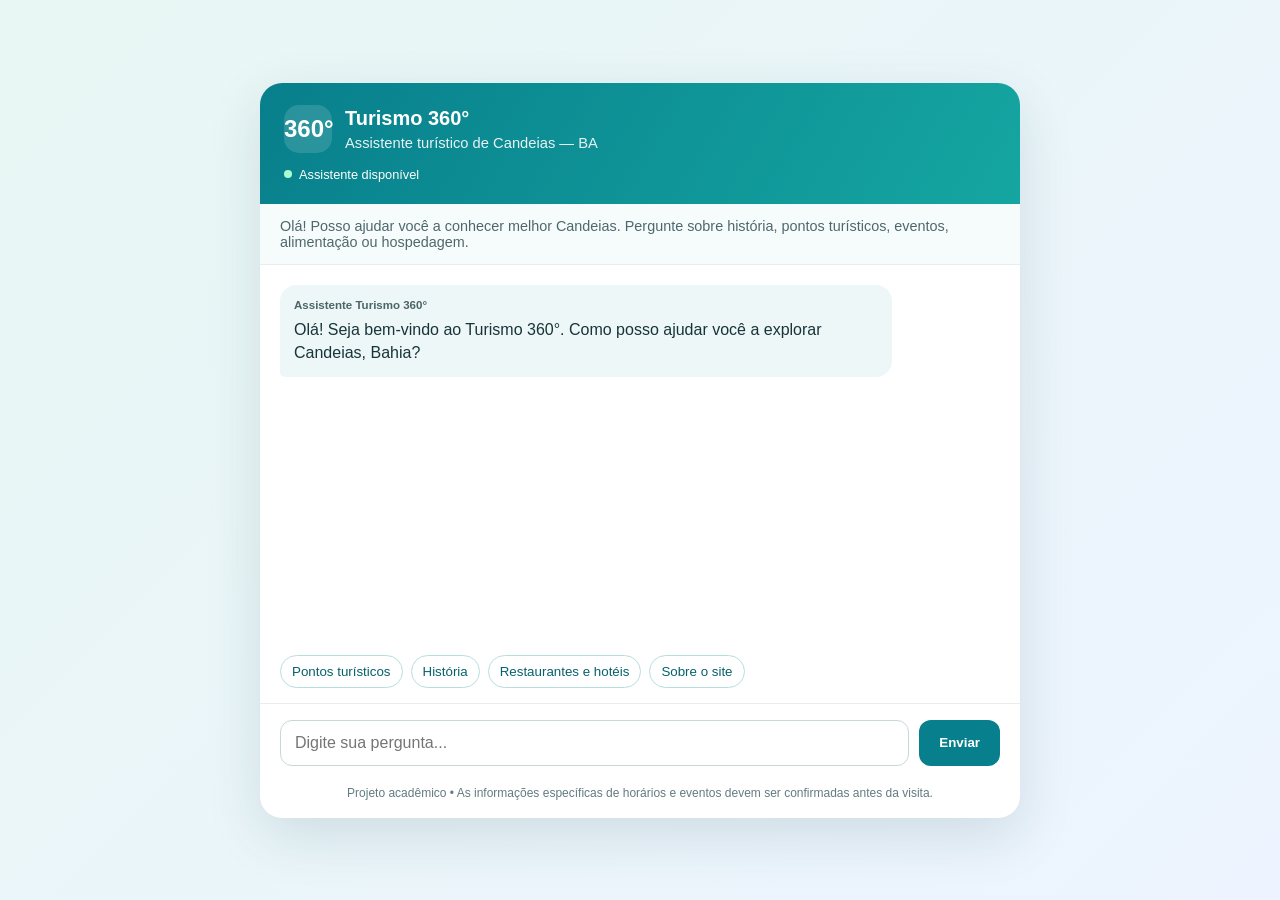
<file: versao-1/index.html>
<!DOCTYPE html>
<html lang="pt-BR">
<head>
  <meta charset="UTF-8">
  <meta name="viewport" content="width=device-width, initial-scale=1.0">
  <title>Turismo 360° | Assistente Turístico - Versão 1</title>
  <link rel="stylesheet" href="style.css">
</head>
<body>
  <main class="app">
    <header>
      <div class="brand"><div class="logo">360°</div><div><h1>Turismo 360°</h1><p>Assistente turístico de Candeias — BA</p></div></div>
      <div class="status"><span class="dot"></span> Assistente disponível</div>
    </header>
    <div class="intro">Olá! Posso ajudar você a conhecer melhor Candeias. Pergunte sobre história, pontos turísticos, eventos, alimentação ou hospedagem.</div>
    <section id="chat" aria-live="polite" aria-label="Conversa do chatbot"></section>
    <div class="quick" aria-label="Sugestões de perguntas">
      <button type="button" data-question="Quais são os pontos turísticos?">Pontos turísticos</button>
      <button type="button" data-question="Conte a história de Candeias">História</button>
      <button type="button" data-question="Onde encontro restaurantes e hotéis?">Restaurantes e hotéis</button>
      <button type="button" data-question="Como funciona o Turismo 360?">Sobre o site</button>
    </div>
    <form id="chat-form">
      <input id="message-input" type="text" placeholder="Digite sua pergunta..." autocomplete="off" aria-label="Digite sua mensagem" required>
      <button type="submit">Enviar</button>
    </form>
    <footer>Projeto acadêmico • As informações específicas de horários e eventos devem ser confirmadas antes da visita.</footer>
  </main>
  <script src="script.js" defer></script>
</body>
</html>
</file>
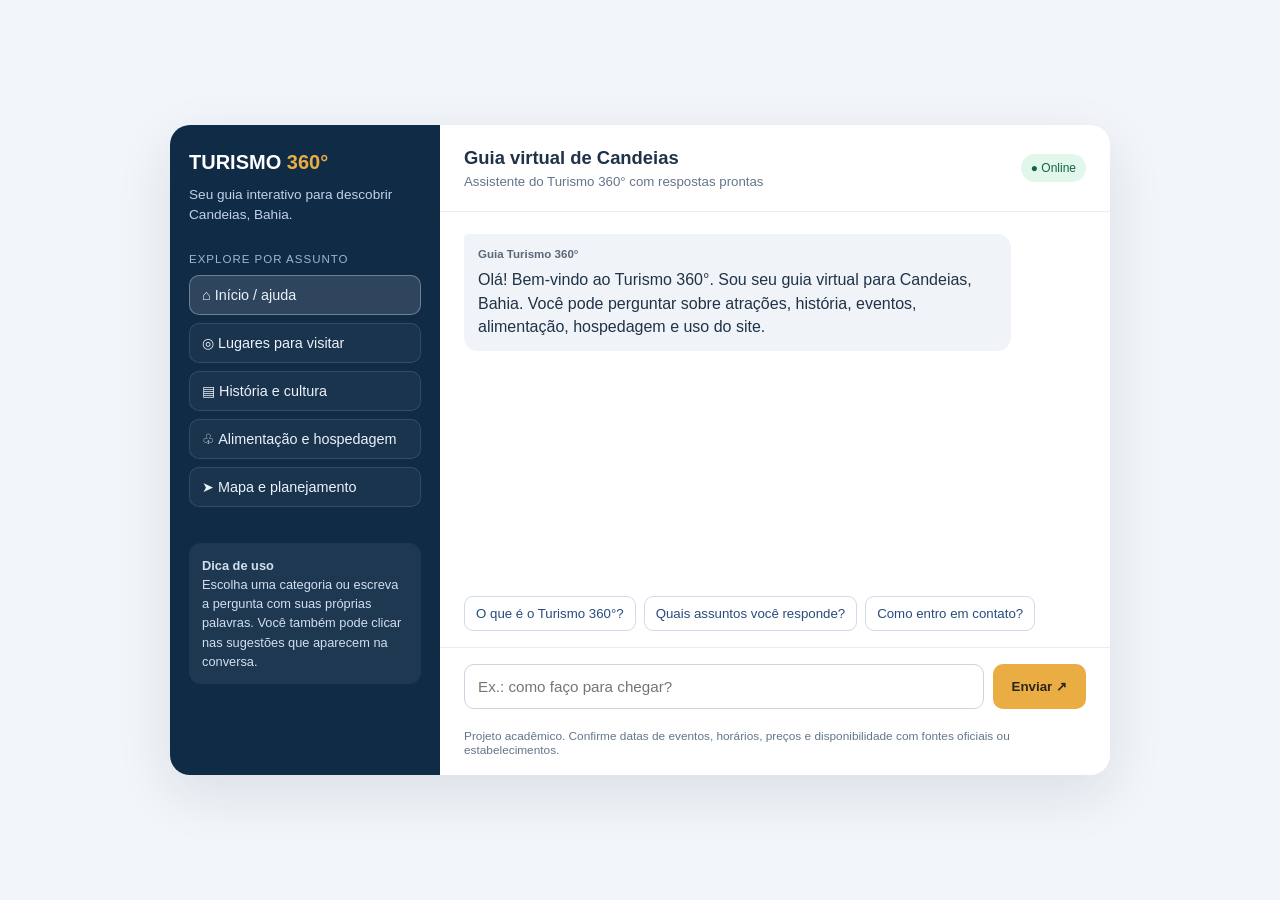
<file: versao-2/index.html>
<!DOCTYPE html>
<html lang="pt-BR">
<head>
  <meta charset="UTF-8">
  <meta name="viewport" content="width=device-width, initial-scale=1.0">
  <title>Turismo 360° | Guia virtual de Candeias</title>
  <link rel="stylesheet" href="style.css">
</head>
<body>
  <div class="layout">
    <aside>
      <div class="brand">TURISMO <span>360°</span></div>
      <p class="tagline">Seu guia interativo para descobrir Candeias, Bahia.</p>
      <div class="side-title">Explore por assunto</div>
      <button class="category active" data-category="inicio">⌂ Início / ajuda</button>
      <button class="category" data-category="visitas">◎ Lugares para visitar</button>
      <button class="category" data-category="cultura">▤ História e cultura</button>
      <button class="category" data-category="servicos">♧ Alimentação e hospedagem</button>
      <button class="category" data-category="planejamento">➤ Mapa e planejamento</button>
      <div class="tip"><strong>Dica de uso</strong><br>Escolha uma categoria ou escreva a pergunta com suas próprias palavras. Você também pode clicar nas sugestões que aparecem na conversa.</div>
    </aside>
    <main>
      <div class="top"><div><h1>Guia virtual de Candeias</h1><p>Assistente do Turismo 360° com respostas prontas</p></div><span class="pill">● Online</span></div>
      <section id="chat" aria-live="polite" aria-label="Conversa do chatbot"></section>
      <div class="suggestions" id="suggestions"></div>
      <form id="chat-form"><div class="input-wrap"><input id="message-input" type="text" placeholder="Ex.: como faço para chegar?" autocomplete="off" aria-label="Digite sua mensagem" required></div><button type="submit">Enviar ↗</button></form>
      <div class="disclaimer">Projeto acadêmico. Confirme datas de eventos, horários, preços e disponibilidade com fontes oficiais ou estabelecimentos.</div>
    </main>
  </div>
  <script src="script.js" defer></script>
</body>
</html>
</file>
<file: versao-1/style.css>
:root { --primary:#087f8c; --primary-dark:#06616b; --bg:#eef6f7; --ink:#18343a; --muted:#637b80; }
    * { box-sizing:border-box; }
    body { margin:0; font-family:Arial, Helvetica, sans-serif; background:linear-gradient(135deg,#e8f7f4,#edf4ff); color:var(--ink); min-height:100vh; display:grid; place-items:center; padding:20px; }
    .app { width:min(760px,100%); background:white; border-radius:22px; box-shadow:0 18px 55px #17444b22; overflow:hidden; }
    header { background:linear-gradient(120deg,var(--primary),#15a6a1); color:white; padding:22px 24px; }
    .brand { display:flex; gap:13px; align-items:center; }
    .logo { width:48px;height:48px;border-radius:15px;background:#ffffff22;display:grid;place-items:center;font-size:24px;font-weight:bold; }
    h1 { font-size:1.25rem; margin:0 0 5px; } header p { margin:0; opacity:.9; font-size:.92rem; }
    .status { margin-top:14px; font-size:.8rem; display:flex; align-items:center; gap:7px; }
    .dot { width:8px;height:8px;background:#a8ffcf;border-radius:50%; }
    .intro { padding:14px 20px; background:#f6fbfb; border-bottom:1px solid #e4eeee; color:#4d686d; font-size:.9rem; }
    #chat { height:390px; overflow-y:auto; padding:20px; display:flex; flex-direction:column; gap:14px; background:#fff; }
    .message { max-width:85%; padding:12px 14px; border-radius:16px; line-height:1.45; white-space:pre-wrap; overflow-wrap:anywhere; }
    .assistant { align-self:flex-start; background:#edf7f7; border-bottom-left-radius:5px; }
    .user { align-self:flex-end; background:var(--primary); color:white; border-bottom-right-radius:5px; }
    .sender { font-size:.72rem; font-weight:bold; margin-bottom:5px; opacity:.75; }
    .quick { padding:0 20px 15px; display:flex; gap:8px; flex-wrap:wrap; }
    .quick button { border:1px solid #b7dedd; color:var(--primary-dark); background:white; padding:8px 11px; border-radius:20px; cursor:pointer; }
    .quick button:hover { background:#eaf8f7; }
    form { display:flex; gap:10px; padding:16px 20px 20px; border-top:1px solid #e6eeee; }
    input { flex:1; min-width:0; border:1px solid #c8d8da; border-radius:12px; padding:13px 14px; font-size:1rem; outline:none; }
    input:focus { border-color:var(--primary); box-shadow:0 0 0 3px #087f8c18; }
    form button { border:0; background:var(--primary); color:white; font-weight:bold; border-radius:12px; padding:0 20px; cursor:pointer; }
    form button:hover { background:var(--primary-dark); }
    footer { padding:0 20px 18px; color:var(--muted); font-size:.75rem; text-align:center; }
    @media(max-width:520px){ body{padding:8px;} .app{border-radius:15px;} #chat{height:55vh;padding:14px;} .message{max-width:92%;} form{padding:12px;} form button{padding:0 14px;} }
</file>
<file: versao-2/style.css>
:root{--navy:#102b46;--blue:#2459a6;--sky:#e9f2ff;--gold:#e9ad43;--text:#203247;--muted:#64758a}
    *{box-sizing:border-box} body{margin:0;min-height:100vh;background:#f2f5f9;font-family:Arial,Helvetica,sans-serif;color:var(--text);display:grid;place-items:center;padding:20px}
    .layout{width:min(940px,100%);display:grid;grid-template-columns:270px 1fr;background:#fff;border-radius:20px;overflow:hidden;box-shadow:0 18px 55px #1c35531c;min-height:650px}
    aside{background:var(--navy);color:white;padding:25px 19px}.brand{font-size:1.25rem;font-weight:800;line-height:1.25}.brand span{color:var(--gold)}.tagline{color:#c1d2e7;font-size:.85rem;line-height:1.5;margin:10px 0 27px}
    .side-title{text-transform:uppercase;font-size:.72rem;letter-spacing:1px;color:#9eb6d2;margin-bottom:10px}.category{width:100%;text-align:left;padding:11px 12px;border:1px solid #ffffff1c;border-radius:10px;background:#ffffff0b;color:#eaf2fb;margin-bottom:8px;cursor:pointer;font-size:.9rem}.category:hover,.category.active{background:#ffffff20;border-color:#ffffff50}.tip{margin-top:28px;padding:13px;border-radius:12px;background:#ffffff10;font-size:.8rem;color:#d1dfef;line-height:1.5}
    main{display:flex;flex-direction:column;min-width:0}.top{padding:22px 24px;border-bottom:1px solid #e8edf3;display:flex;align-items:center;justify-content:space-between;gap:10px}.top h1{font-size:1.15rem;margin:0 0 5px}.top p{font-size:.83rem;color:var(--muted);margin:0}.pill{font-size:.75rem;color:#176345;background:#e1f7eb;padding:7px 10px;border-radius:20px;white-space:nowrap}
    #chat{padding:22px 24px;flex:1;min-height:340px;max-height:430px;overflow:auto;display:flex;flex-direction:column;gap:13px}.message{max-width:88%;padding:12px 14px;border-radius:14px;line-height:1.48;white-space:pre-wrap;overflow-wrap:anywhere}.assistant{align-self:flex-start;background:#f0f4f9;border-top-left-radius:4px}.user{align-self:flex-end;background:var(--blue);color:white;border-top-right-radius:4px}.sender{font-size:.72rem;font-weight:bold;opacity:.72;margin-bottom:5px}
    .suggestions{padding:0 24px 16px;display:flex;gap:8px;flex-wrap:wrap}.suggestions button{border:1px solid #cfdaea;background:white;color:#274c7c;border-radius:9px;padding:9px 11px;cursor:pointer;font-size:.83rem}.suggestions button:hover{background:var(--sky);border-color:#9bb9e6}
    form{display:flex;gap:9px;padding:16px 24px 20px;border-top:1px solid #e8edf3}.input-wrap{flex:1;min-width:0}input{width:100%;border:1px solid #cbd5e1;border-radius:10px;padding:13px;font-size:.95rem;outline:none}input:focus{border-color:var(--blue);box-shadow:0 0 0 3px #2459a61c}form button{border:0;border-radius:10px;background:var(--gold);color:#2c261a;font-weight:bold;padding:0 19px;cursor:pointer}form button:hover{background:#f2bd61}.disclaimer{padding:0 24px 18px;color:var(--muted);font-size:.74rem}.message.pending{opacity:.7;font-style:italic}.message.error{background:#fff0f0;color:#8b1e1e}
    @media(max-width:700px){body{padding:8px}.layout{grid-template-columns:1fr}.layout aside{padding:18px}.tagline{margin-bottom:15px}.side-title{margin-top:10px}.category{width:auto;display:inline-block;margin-right:4px;padding:8px}.tip{display:none}#chat{min-height:330px;max-height:45vh;padding:15px}.top{padding:17px}.suggestions{padding:0 15px 14px}form{padding:13px 15px}.disclaimer{padding:0 15px 15px}}
</file>
